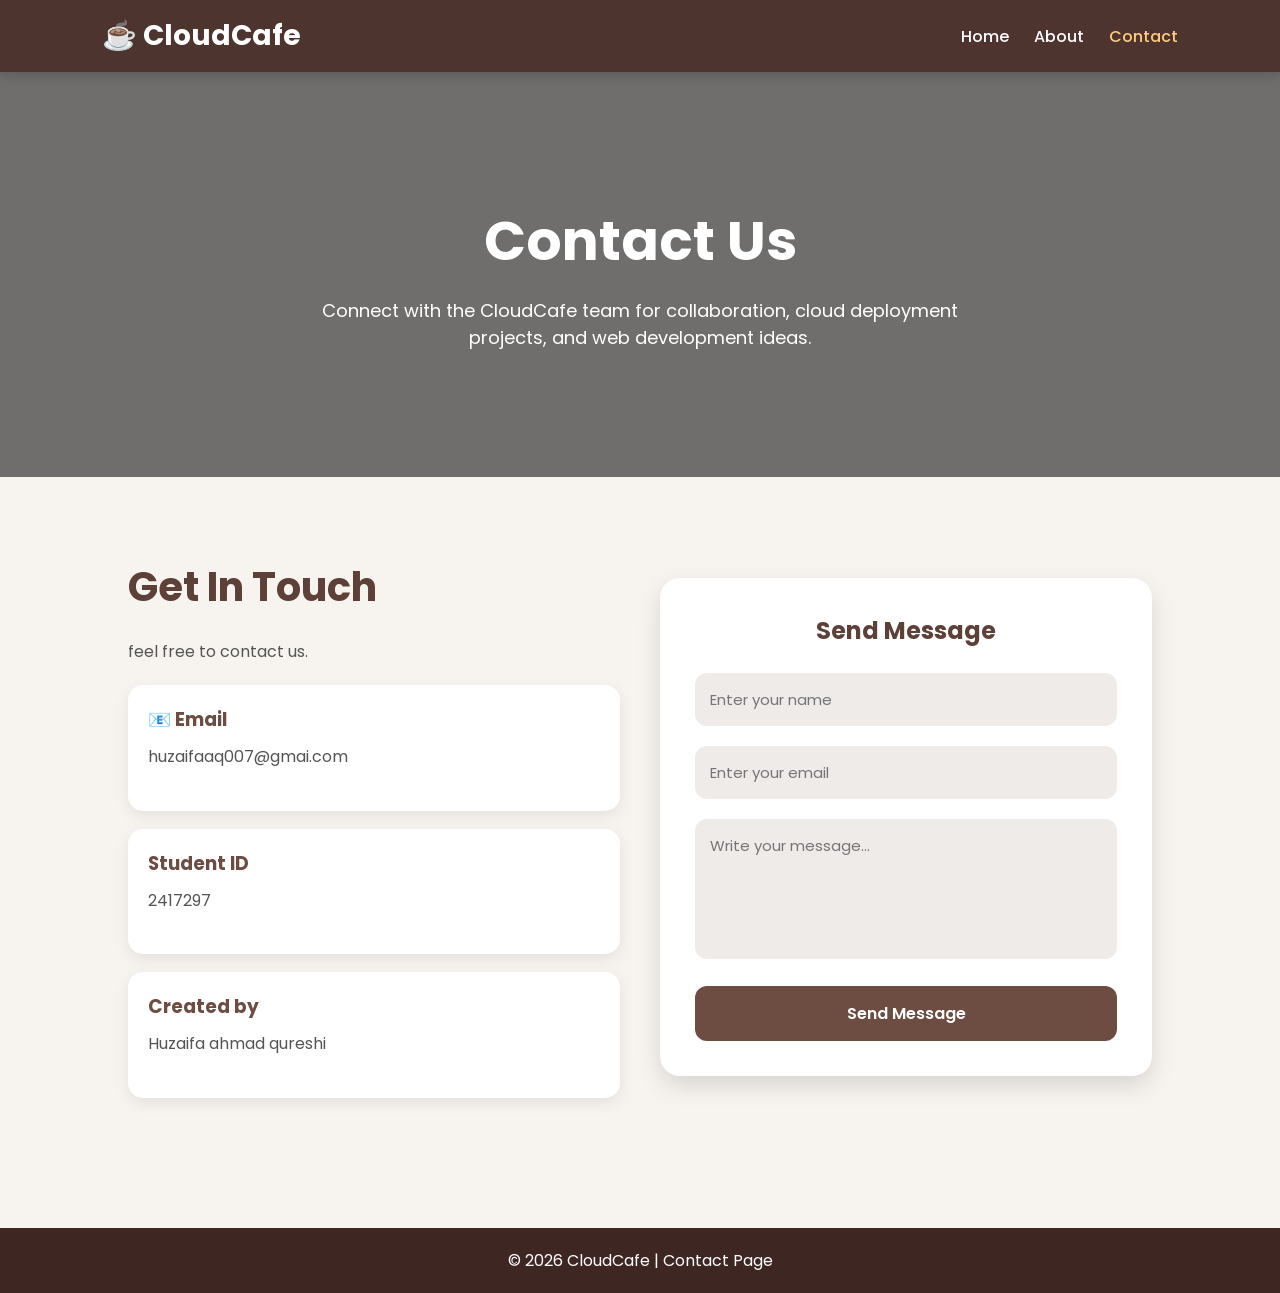
<file: contact.html>
<!DOCTYPE html>
<html lang="en">
<head>
    <meta charset="UTF-8">
    <meta name="viewport" content="width=device-width, initial-scale=1.0">
    <title>Contact - CloudCafe</title>

    <!-- Google Font -->
    <link rel="preconnect" href="https://fonts.googleapis.com">
    <link rel="preconnect" href="https://fonts.gstatic.com" crossorigin>
    <link href="https://fonts.googleapis.com/css2?family=Poppins:wght@300;400;500;600;700&display=swap" rel="stylesheet">

    <style>

        *{
            margin:0;
            padding:0;
            box-sizing:border-box;
            font-family:'Poppins', sans-serif;
        }

        body{
            background:#f7f3ef;
            color:#333;
            overflow-x:hidden;
        }

        /* NAVBAR */

        header{
            background:#4e342e;
            padding:15px 8%;
            position:sticky;
            top:0;
            z-index:1000;
            box-shadow:0 4px 10px rgba(0,0,0,0.15);
        }

        .navbar{
            display:flex;
            justify-content:space-between;
            align-items:center;
        }

        .logo{
            color:white;
            font-size:28px;
            font-weight:700;
        }

        .nav-links{
            display:flex;
            gap:25px;
        }

        .nav-links a{
            text-decoration:none;
            color:white;
            font-weight:500;
            transition:0.3s;
            position:relative;
        }

        .nav-links a:hover,
        .nav-links .active{
            color:#ffcc80;
        }

        .nav-links a::after{
            content:'';
            position:absolute;
            left:0;
            bottom:-5px;
            width:0%;
            height:2px;
            background:#ffcc80;
            transition:0.3s;
        }

        .nav-links a:hover::after{
            width:100%;
        }

        /* HERO SECTION */

        .page-banner{
            height:45vh;
            background:
            linear-gradient(rgba(0,0,0,0.55), rgba(0,0,0,0.55)),
            url('https://images.unsplash.com/photo-1495474472287-4d71bcdd2085?q=80&w=1400&auto=format&fit=crop');
            background-size:cover;
            background-position:center;
            display:flex;
            flex-direction:column;
            justify-content:center;
            align-items:center;
            text-align:center;
            color:white;
            padding:20px;
        }

        .page-banner h1{
            font-size:55px;
            margin-bottom:15px;
            animation:fadeDown 1s ease;
        }

        .page-banner p{
            font-size:18px;
            max-width:650px;
            animation:fadeUp 1.2s ease;
        }

        /* CONTACT SECTION */

        .contact-section{
            padding:80px 10%;
        }

        .contact-wrapper{
            display:grid;
            grid-template-columns:repeat(auto-fit, minmax(320px,1fr));
            gap:40px;
            align-items:center;
        }

        /* LEFT SIDE */

        .contact-info h2{
            font-size:40px;
            color:#5d4037;
            margin-bottom:20px;
        }

        .contact-info p{
            color:#555;
            line-height:1.9;
            margin-bottom:18px;
        }

        .info-box{
            background:white;
            padding:20px;
            margin-top:18px;
            border-radius:15px;
            box-shadow:0 5px 15px rgba(0,0,0,0.08);
            transition:0.3s;
        }

        .info-box:hover{
            transform:translateY(-5px);
        }

        .info-box h3{
            color:#6d4c41;
            margin-bottom:8px;
        }

        /* FORM */

        .contact-form{
            background:white;
            padding:35px;
            border-radius:20px;
            box-shadow:0 10px 25px rgba(0,0,0,0.12);
        }

        .contact-form h2{
            color:#5d4037;
            margin-bottom:25px;
            text-align:center;
        }

        .input-group{
            margin-bottom:20px;
        }

        .input-group input,
        .input-group textarea{
            width:100%;
            padding:15px;
            border:none;
            outline:none;
            border-radius:12px;
            background:#efebe9;
            font-size:15px;
        }

        .input-group textarea{
            resize:none;
            height:140px;
        }

        .contact-form button{
            width:100%;
            padding:15px;
            border:none;
            border-radius:12px;
            background:#6d4c41;
            color:white;
            font-size:16px;
            font-weight:600;
            cursor:pointer;
            transition:0.3s;
        }

        .contact-form button:hover{
            background:#4e342e;
            transform:scale(1.02);
        }

        /* FOOTER */

        footer{
            background:#3e2723;
            color:white;
            text-align:center;
            padding:20px;
            margin-top:50px;
        }

        /* ANIMATIONS */

        @keyframes fadeDown{
            from{
                opacity:0;
                transform:translateY(-30px);
            }

            to{
                opacity:1;
                transform:translateY(0);
            }
        }

        @keyframes fadeUp{
            from{
                opacity:0;
                transform:translateY(30px);
            }

            to{
                opacity:1;
                transform:translateY(0);
            }
        }

        /* RESPONSIVE */

        @media(max-width:768px){

            .navbar{
                flex-direction:column;
                gap:15px;
            }

            .page-banner h1{
                font-size:40px;
            }

            .contact-info h2{
                font-size:32px;
            }
        }

    </style>
</head>

<body>

    <!-- HEADER -->

    <header>
        <nav class="navbar">

            <div class="logo">☕ CloudCafe</div>

            <div class="nav-links">
                <a href="index.html">Home</a>
                <a href="about.html">About</a>
                <a href="contact.html" class="active">Contact</a>
            </div>

        </nav>
    </header>

    <!-- HERO -->

    <section class="page-banner">

        <h1>Contact Us</h1>

        <p>
            Connect with the CloudCafe team for collaboration,
            cloud deployment projects, and web development ideas.
        </p>

    </section>

    <!-- CONTACT SECTION -->

    <section class="contact-section">

        <div class="contact-wrapper">

            <!-- LEFT SIDE -->

            <div class="contact-info">

                <h2>Get In Touch</h2>

                <p>
                  feel free to contact us.
                </p>

                <div class="info-box">
                    <h3>📧 Email</h3>
                    <p>huzaifaaq007@gmai.com</p>
                </div>

                <div class="info-box">
                    <h3>Student ID</h3>
                    <p>2417297</p>
                </div>

                <div class="info-box">
                    <h3>Created by</h3>
                    <p>Huzaifa ahmad qureshi</p>
                </div>

            </div>

            <!-- RIGHT SIDE -->

            <div class="contact-form">

                <h2>Send Message</h2>

                <form>

                    <div class="input-group">
                        <input type="text" placeholder="Enter your name" required>
                    </div>

                    <div class="input-group">
                        <input type="email" placeholder="Enter your email" required>
                    </div>

                    <div class="input-group">
                        <textarea placeholder="Write your message..." required></textarea>
                    </div>

                    <button type="submit">Send Message</button>

                </form>

            </div>

        </div>

    </section>

    <!-- FOOTER -->

    <footer>
        <p>© 2026 CloudCafe | Contact Page</p>
    </footer>

</body>
</html>
</file>
